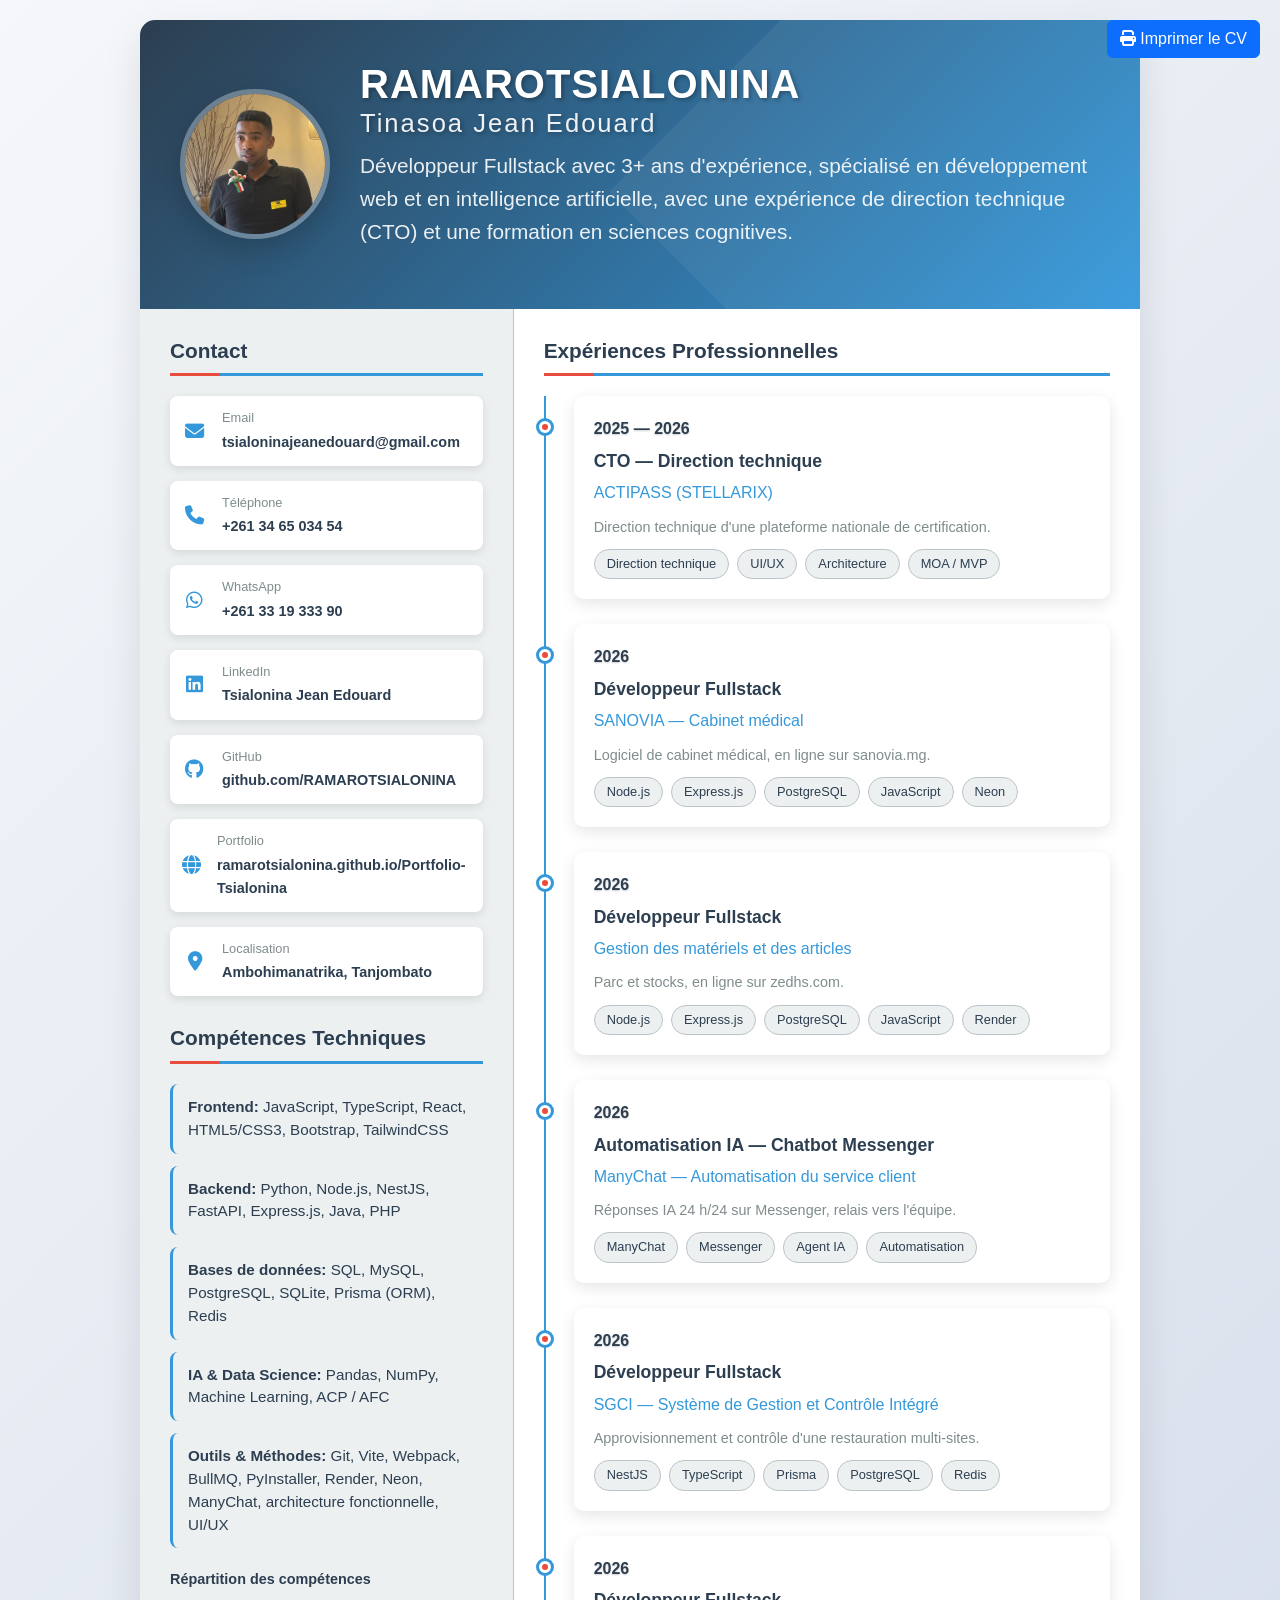
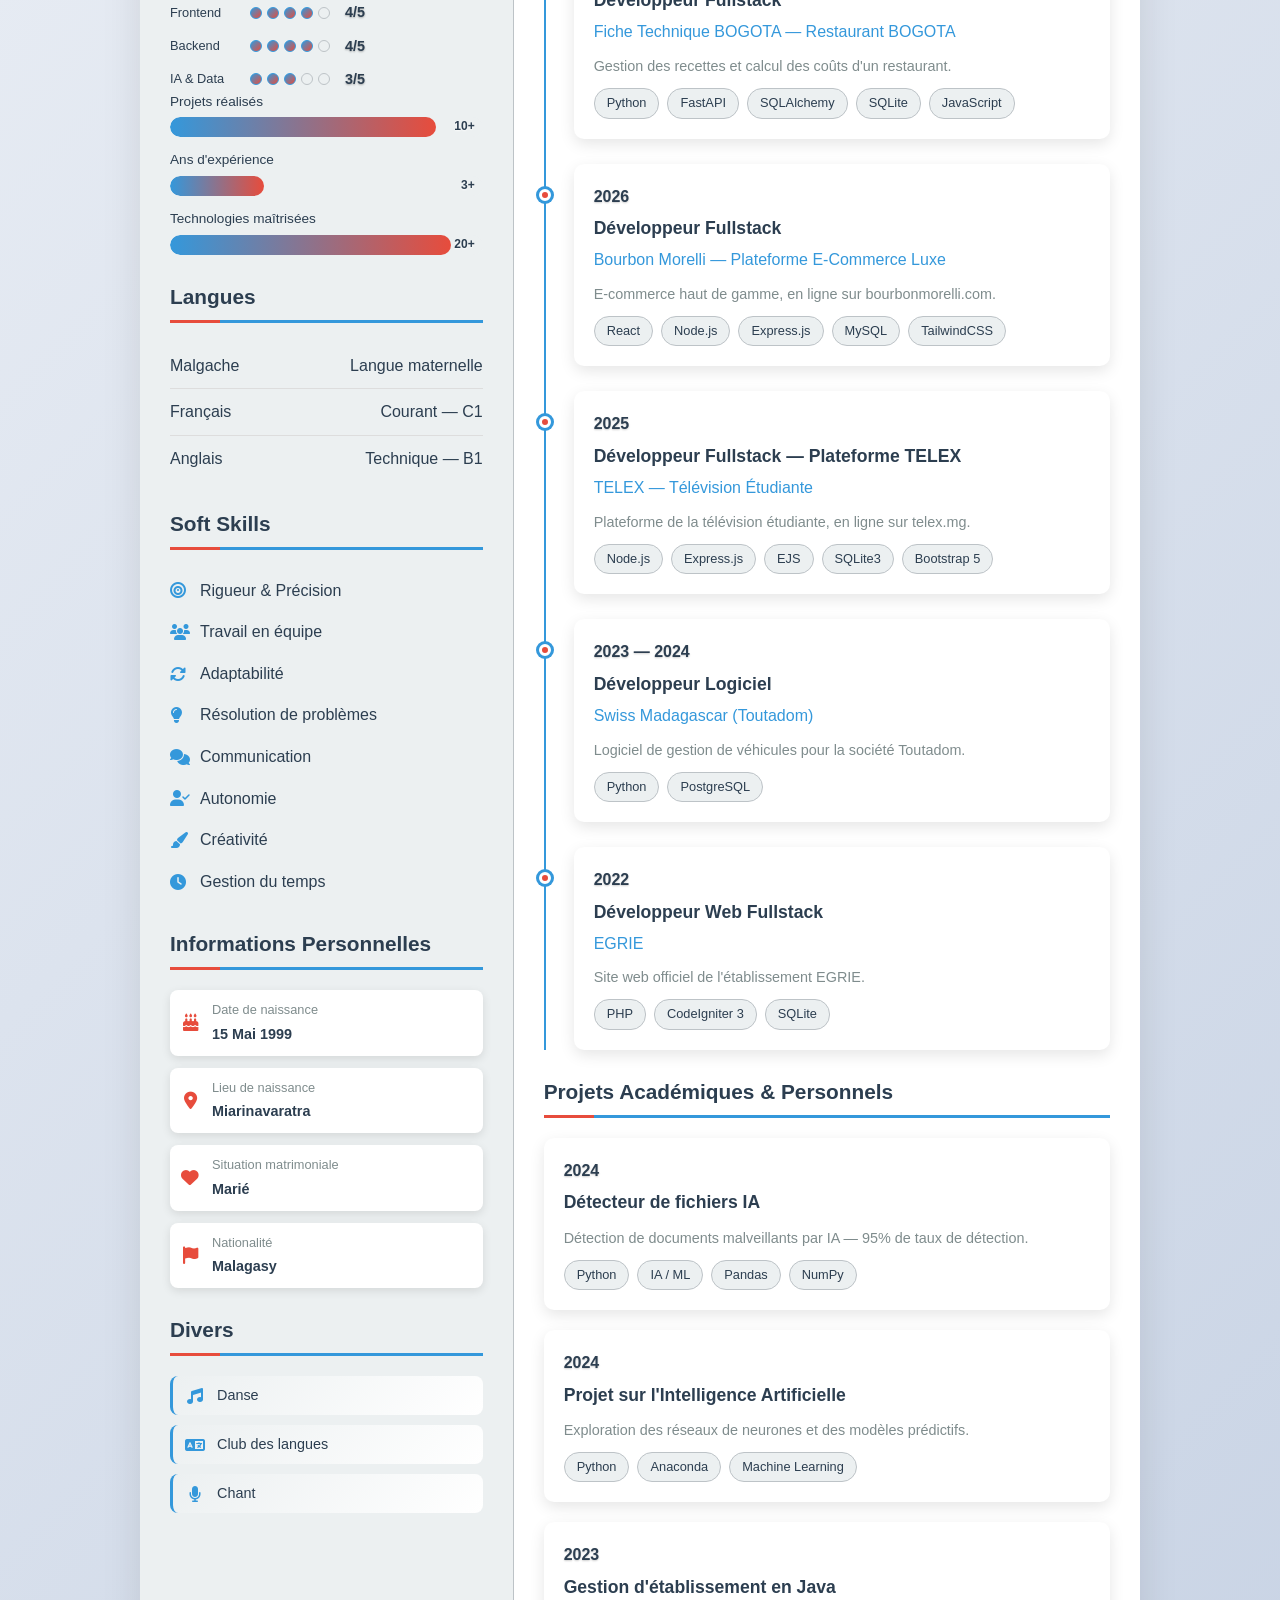
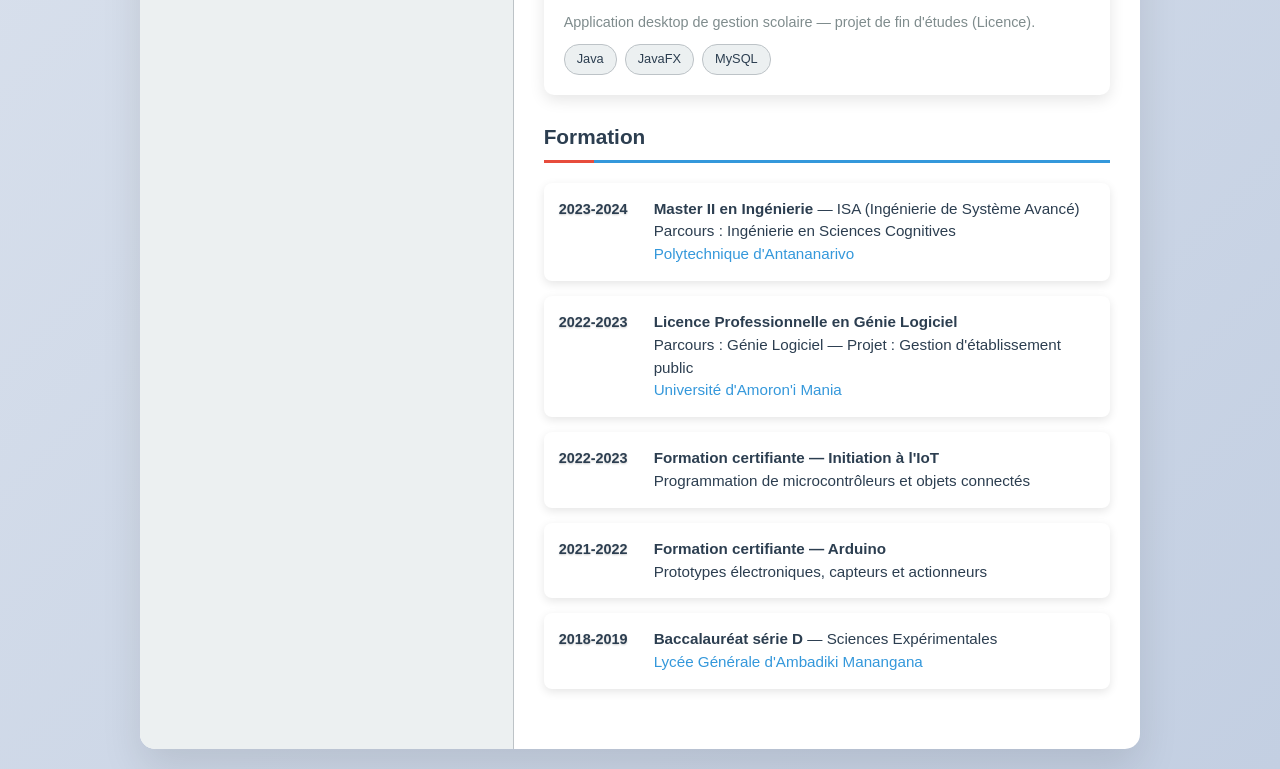
<file: CV_Professionnel.html>
<!DOCTYPE html>
<html lang="fr">
<head>
    <meta charset="UTF-8">
    <meta name="viewport" content="width=device-width, initial-scale=1.0">
    <title>CV - Tsialonina Jean Edouard</title>
    <link href="https://cdn.jsdelivr.net/npm/bootstrap@5.3.0/dist/css/bootstrap.min.css" rel="stylesheet">
    <link href="https://cdnjs.cloudflare.com/ajax/libs/font-awesome/6.4.0/css/all.min.css" rel="stylesheet">
    <style>
        :root {
            --primary-color: #2c3e50;
            --secondary-color: #3498db;
            --accent-color: #e74c3c;
            --text-dark: #2c3e50;
            --text-light: #7f8c8d;
            --bg-light: #ecf0f1;
            --bg-white: #ffffff;
            --border-color: #bdc3c7;
        }

        * {
            margin: 0;
            padding: 0;
            box-sizing: border-box;
        }

        body {
            font-family: 'Segoe UI', Tahoma, Geneva, Verdana, sans-serif;
            line-height: 1.6;
            color: var(--text-dark);
            background: linear-gradient(135deg, #f5f7fa 0%, #c3cfe2 100%);
            min-height: 100vh;
            padding: 20px 0;
        }

        .cv-container {
            max-width: 1000px;
            margin: 0 auto;
            background: var(--bg-white);
            box-shadow: 0 20px 40px rgba(0,0,0,0.1);
            border-radius: 15px;
            overflow: hidden;
        }

        .cv-header {
            background: linear-gradient(135deg, var(--primary-color) 0%, var(--secondary-color) 100%);
            color: white;
            padding: 40px;
            position: relative;
            overflow: hidden;
        }

        .cv-header::before {
            content: '';
            position: absolute;
            top: -50%;
            right: -10%;
            width: 50%;
            height: 200%;
            background: rgba(255,255,255,0.05);
            transform: rotate(45deg);
        }

        .profile-section {
            display: flex;
            align-items: center;
            gap: 30px;
            position: relative;
            z-index: 1;
        }

        .profile-img {
            width: 150px;
            height: 150px;
            border-radius: 50%;
            border: 5px solid rgba(255,255,255,0.3);
            object-fit: cover;
            box-shadow: 0 10px 30px rgba(0,0,0,0.2);
        }

        .profile-info h1 {
            font-size: 2.5rem;
            font-weight: 700;
            margin-bottom: 10px;
            text-shadow: 2px 2px 4px rgba(0,0,0,0.3);
        }

        .profile-title {
            font-size: 1.3rem;
            opacity: 0.9;
            margin-bottom: 20px;
            font-weight: 300;
        }

        .contact-info {
            display: flex;
            flex-wrap: wrap;
            gap: 20px;
            font-size: 0.9rem;
        }

        .contact-item {
            display: flex;
            align-items: center;
            gap: 8px;
            background: rgba(255,255,255,0.1);
            padding: 8px 15px;
            border-radius: 20px;
            transition: all 0.3s ease;
        }

        .contact-item:hover {
            background: rgba(255,255,255,0.2);
            transform: translateY(-2px);
        }

        .skill-category {
            margin-bottom: 25px;
        }

        .skill-category-title {
            font-size: 1rem;
            font-weight: 600;
            color: var(--secondary-color);
            margin-bottom: 15px;
            padding-bottom: 5px;
            border-bottom: 2px solid var(--bg-light);
        }

        .contact-sidebar {
            display: flex;
            flex-direction: column;
            gap: 15px;
        }

        .contact-sidebar-item {
            display: flex;
            align-items: center;
            gap: 15px;
            padding: 12px;
            background: white;
            border-radius: 8px;
            box-shadow: 0 3px 10px rgba(0,0,0,0.1);
            transition: all 0.3s ease;
        }

        .contact-sidebar-item:hover {
            transform: translateY(-2px);
            box-shadow: 0 5px 15px rgba(0,0,0,0.15);
        }

        .contact-sidebar-item i {
            color: var(--secondary-color);
            font-size: 1.2rem;
            width: 25px;
            text-align: center;
        }

        .contact-info-text {
            display: flex;
            flex-direction: column;
            gap: 2px;
        }

        .contact-label {
            font-size: 0.8rem;
            color: var(--text-light);
            font-weight: 500;
        }

        .contact-value {
            font-size: 0.9rem;
            color: var(--text-dark);
            font-weight: 600;
        }

        .skills-grid {
            display: grid;
            grid-template-columns: repeat(auto-fit, minmax(250px, 1fr));
            gap: 20px;
        }

        .skill-category-main {
            background: white;
            padding: 20px;
            border-radius: 10px;
            box-shadow: 0 5px 15px rgba(0,0,0,0.1);
            transition: all 0.3s ease;
        }

        .skill-category-main:hover {
            transform: translateY(-3px);
            box-shadow: 0 8px 25px rgba(0,0,0,0.15);
        }

        .skill-category-title-main {
            font-size: 1.1rem;
            font-weight: 600;
            color: var(--primary-color);
            margin-bottom: 15px;
            padding-bottom: 8px;
            border-bottom: 2px solid var(--secondary-color);
        }

        .skills-tags {
            display: flex;
            flex-wrap: wrap;
            gap: 8px;
        }

        .skill-tag-main {
            background: linear-gradient(135deg, var(--bg-light), var(--secondary-color));
            color: var(--text-dark);
            padding: 6px 12px;
            border-radius: 20px;
            font-size: 0.85rem;
            font-weight: 500;
            border: 1px solid var(--border-color);
            transition: all 0.3s ease;
        }

        .skill-tag-main:hover {
            transform: translateY(-2px);
            box-shadow: 0 3px 10px rgba(0,0,0,0.1);
        }

        .formation-timeline {
            display: flex;
            flex-direction: column;
            gap: 30px;
        }

        .formation-category {
            background: white;
            border-radius: 15px;
            padding: 25px;
            box-shadow: 0 8px 25px rgba(0,0,0,0.1);
            transition: all 0.3s ease;
        }

        .formation-category:hover {
            transform: translateY(-5px);
            box-shadow: 0 12px 35px rgba(0,0,0,0.15);
        }

        .formation-category-title {
            font-size: 1.3rem;
            font-weight: 700;
            color: var(--primary-color);
            margin-bottom: 20px;
            padding-bottom: 10px;
            border-bottom: 3px solid var(--secondary-color);
            display: flex;
            align-items: center;
            gap: 10px;
        }

        .formation-category-title::before {
            content: '';
            width: 8px;
            height: 8px;
            background: var(--accent-color);
            border-radius: 50%;
        }

        .diploma-item {
            background: linear-gradient(135deg, #f8f9fa 0%, #ffffff 100%);
            border-radius: 12px;
            padding: 20px;
            margin-bottom: 20px;
            border-left: 4px solid var(--secondary-color);
            transition: all 0.3s ease;
        }

        .diploma-item:hover {
            transform: translateX(5px);
            box-shadow: 0 5px 20px rgba(0,0,0,0.1);
        }

        .diploma-item:last-child {
            margin-bottom: 0;
        }

        .diploma-header {
            display: flex;
            align-items: flex-start;
            gap: 15px;
            margin-bottom: 15px;
        }

        .diploma-year-badge {
            background: linear-gradient(135deg, var(--secondary-color), var(--accent-color));
            color: white;
            padding: 8px 15px;
            border-radius: 20px;
            font-weight: 600;
            font-size: 0.9rem;
            min-width: 100px;
            text-align: center;
            box-shadow: 0 4px 15px rgba(52, 152, 219, 0.3);
        }

        .diploma-main-info {
            flex: 1;
        }

        .diploma-title {
            font-size: 1.2rem;
            font-weight: 700;
            color: var(--primary-color);
            margin-bottom: 5px;
        }

        .diploma-school {
            display: flex;
            align-items: center;
            gap: 8px;
            color: var(--secondary-color);
            font-weight: 500;
            font-size: 1rem;
        }

        .diploma-school i {
            color: var(--accent-color);
        }

        .diploma-content {
            padding-left: 115px;
        }

        .diploma-specialization {
            display: flex;
            flex-wrap: wrap;
            gap: 8px;
            margin-bottom: 10px;
        }

        .specialization-tag {
            background: var(--bg-light);
            color: var(--text-dark);
            padding: 5px 12px;
            border-radius: 15px;
            font-size: 0.85rem;
            font-weight: 500;
            border: 1px solid var(--border-color);
        }

        .diploma-project {
            display: flex;
            align-items: center;
            gap: 8px;
            color: var(--text-light);
            font-size: 0.9rem;
        }

        .diploma-project i {
            color: var(--secondary-color);
        }

        .certification-grid {
            display: grid;
            grid-template-columns: repeat(auto-fit, minmax(300px, 1fr));
            gap: 20px;
        }

        .certification-item {
            display: flex;
            align-items: flex-start;
            gap: 15px;
            background: linear-gradient(135deg, #f8f9fa 0%, #ffffff 100%);
            padding: 20px;
            border-radius: 12px;
            border-left: 4px solid var(--accent-color);
            transition: all 0.3s ease;
        }

        .certification-item:hover {
            transform: translateY(-3px);
            box-shadow: 0 8px 25px rgba(0,0,0,0.1);
        }

        .certification-icon {
            width: 50px;
            height: 50px;
            background: linear-gradient(135deg, var(--secondary-color), var(--accent-color));
            border-radius: 50%;
            display: flex;
            align-items: center;
            justify-content: center;
            color: white;
            font-size: 1.2rem;
            box-shadow: 0 4px 15px rgba(52, 152, 219, 0.3);
        }

        .certification-content {
            flex: 1;
        }

        .certification-title {
            font-size: 1.1rem;
            font-weight: 600;
            color: var(--primary-color);
            margin-bottom: 5px;
        }

        .certification-period {
            color: var(--accent-color);
            font-weight: 500;
            font-size: 0.9rem;
            margin-bottom: 8px;
        }

        .certification-description {
            color: var(--text-light);
            font-size: 0.9rem;
            line-height: 1.5;
        }

        .skills-simple {
            display: flex;
            flex-direction: column;
            gap: 12px;
        }

        .skill-group {
            background: var(--bg-light);
            padding: 12px 15px;
            border-radius: 8px;
            border-left: 3px solid var(--secondary-color);
            font-size: 0.95rem;
            line-height: 1.5;
        }

        .formation-simple {
            display: flex;
            flex-direction: column;
            gap: 15px;
        }

        .formation-item {
            display: flex;
            gap: 15px;
            padding: 15px;
            background: white;
            border-radius: 8px;
            box-shadow: 0 3px 10px rgba(0,0,0,0.1);
            transition: all 0.3s ease;
        }

        .formation-item:hover {
            transform: translateY(-2px);
            box-shadow: 0 5px 20px rgba(0,0,0,0.15);
        }

        .formation-year {
            min-width: 80px;
            font-weight: 700;
            color: #2c3e50;
            font-size: 0.9rem;
            text-shadow: 0 1px 2px rgba(0,0,0,0.2);
        }

        .formation-details {
            flex: 1;
            color: var(--text-dark);
            font-size: 0.95rem;
            line-height: 1.5;
        }

        /* Styles pour les graphiques */
        .stat-chart-container {
            text-align: center;
            margin-bottom: 25px;
        }

        .chart-title {
            font-size: 0.9rem;
            font-weight: 600;
            color: var(--text-dark);
            margin-bottom: 10px;
        }

        .circular-chart {
            position: relative;
            display: inline-block;
        }

        .chart-percentage {
            position: absolute;
            top: 50%;
            left: 50%;
            transform: translate(-50%, -50%);
            font-size: 1.2rem;
            font-weight: 700;
            color: #2c3e50;
            text-shadow: 0 1px 2px rgba(0,0,0,0.3);
        }

        .progress-ring {
            transform: rotate(-90deg);
        }

        .progress-ring-circle {
            transition: stroke-dashoffset 0.35s;
        }

        .stats-bars {
            display: flex;
            flex-direction: column;
            gap: 12px;
            margin-bottom: 25px;
        }

        .stat-bar-item {
            display: flex;
            flex-direction: column;
            gap: 5px;
        }

        .stat-bar-label {
            font-size: 0.85rem;
            color: var(--text-dark);
            font-weight: 500;
        }

        .stat-bar-container {
            position: relative;
            height: 20px;
            background: var(--bg-light);
            border-radius: 10px;
            overflow: hidden;
        }

        .stat-bar-fill {
            height: 100%;
            background: linear-gradient(90deg, var(--secondary-color), var(--accent-color));
            border-radius: 10px;
            transition: width 1s ease;
            position: relative;
        }

        .stat-bar-value {
            position: absolute;
            right: 8px;
            top: 50%;
            transform: translateY(-50%);
            color: #2c3e50;
            font-size: 0.75rem;
            font-weight: 700;
            text-shadow: 0 1px 2px rgba(255,255,255,0.8);
        }

        .dot-chart {
            margin-top: 20px;
        }

        .dot-chart-container {
            display: flex;
            flex-direction: column;
            gap: 10px;
        }

        .dot-row {
            display: flex;
            align-items: center;
            gap: 10px;
        }

        .dot-label {
            min-width: 70px;
            font-size: 0.8rem;
            color: var(--text-dark);
            font-weight: 500;
        }

        .dots {
            display: flex;
            gap: 5px;
        }

        .dot {
            width: 12px;
            height: 12px;
            border-radius: 50%;
            background: var(--bg-light);
            border: 1px solid var(--border-color);
        }

        .dot.filled {
            background: linear-gradient(135deg, var(--secondary-color), var(--accent-color));
            border-color: var(--secondary-color);
        }

        .dot-score {
            min-width: 30px;
            font-size: 0.9rem;
            font-weight: 700;
            color: #2c3e50;
            text-shadow: 0 1px 2px rgba(0,0,0,0.3);
            text-align: center;
        }

        .personal-info {
            display: flex;
            flex-direction: column;
            gap: 12px;
        }

        .personal-info-item {
            display: flex;
            align-items: center;
            gap: 12px;
            padding: 10px;
            background: white;
            border-radius: 8px;
            box-shadow: 0 3px 10px rgba(0,0,0,0.1);
            transition: all 0.3s ease;
        }

        .personal-info-item:hover {
            transform: translateY(-2px);
            box-shadow: 0 5px 15px rgba(0,0,0,0.15);
        }

        .personal-info-item i {
            color: var(--accent-color);
            font-size: 1.1rem;
            width: 20px;
            text-align: center;
        }

        .personal-info-text {
            display: flex;
            flex-direction: column;
            gap: 2px;
        }

        .personal-label {
            font-size: 0.8rem;
            color: var(--text-light);
            font-weight: 500;
        }

        .personal-value {
            font-size: 0.9rem;
            color: var(--text-dark);
            font-weight: 600;
        }

        .divers-info {
            display: flex;
            flex-direction: column;
            gap: 10px;
        }

        .divers-item {
            display: flex;
            align-items: center;
            gap: 12px;
            padding: 8px 12px;
            background: linear-gradient(135deg, var(--bg-light), white);
            border-radius: 8px;
            border-left: 3px solid var(--secondary-color);
            transition: all 0.3s ease;
        }

        .divers-item:hover {
            transform: translateX(3px);
            box-shadow: 0 3px 10px rgba(0,0,0,0.1);
        }

        .divers-item i {
            color: var(--secondary-color);
            font-size: 1rem;
            width: 20px;
            text-align: center;
        }

        .divers-item span {
            color: var(--text-dark);
            font-weight: 500;
            font-size: 0.9rem;
        }

        .cv-body {
            display: grid;
            grid-template-columns: 1fr 2fr;
            gap: 0;
        }

        .sidebar {
            background: var(--bg-light);
            padding: 30px;
            border-right: 1px solid var(--border-color);
        }

        .main-content {
            padding: 30px;
        }

        .section {
            margin-bottom: 30px;
        }

        .section-title {
            font-size: 1.3rem;
            font-weight: 700;
            color: var(--primary-color);
            margin-bottom: 20px;
            padding-bottom: 10px;
            border-bottom: 3px solid var(--secondary-color);
            position: relative;
        }

        .section-title::after {
            content: '';
            position: absolute;
            bottom: -3px;
            left: 0;
            width: 50px;
            height: 3px;
            background: var(--accent-color);
        }

        .skill-item {
            margin-bottom: 15px;
        }

        .skill-header {
            display: flex;
            justify-content: space-between;
            margin-bottom: 5px;
            font-weight: 600;
        }

        .skill-bar {
            height: 8px;
            background: #ddd;
            border-radius: 4px;
            overflow: hidden;
        }

        .skill-progress {
            height: 100%;
            background: linear-gradient(90deg, var(--secondary-color), var(--accent-color));
            border-radius: 4px;
            transition: width 1s ease;
        }

        .language-item {
            display: flex;
            justify-content: space-between;
            align-items: center;
            padding: 10px 0;
            border-bottom: 1px solid #ddd;
        }

        .language-item:last-child {
            border-bottom: none;
        }

        .soft-skill-item {
            display: flex;
            align-items: center;
            gap: 10px;
            padding: 8px 0;
        }

        .soft-skill-item i {
            color: var(--secondary-color);
            width: 20px;
        }

        .timeline {
            position: relative;
            padding-left: 30px;
        }

        .timeline::before {
            content: '';
            position: absolute;
            left: 0;
            top: 0;
            bottom: 0;
            width: 2px;
            background: var(--secondary-color);
        }

        .timeline-item {
            position: relative;
            margin-bottom: 25px;
            background: white;
            padding: 20px;
            border-radius: 10px;
            box-shadow: 0 5px 15px rgba(0,0,0,0.1);
            transition: all 0.3s ease;
        }

        .timeline-item:hover {
            transform: translateY(-3px);
            box-shadow: 0 8px 25px rgba(0,0,0,0.15);
        }

        .timeline-item::before {
            content: '';
            position: absolute;
            left: -35px;
            top: 25px;
            width: 12px;
            height: 12px;
            border-radius: 50%;
            background: var(--accent-color);
            border: 3px solid white;
            box-shadow: 0 0 0 3px var(--secondary-color);
        }

        .timeline-date {
            font-weight: 700;
            color: #2c3e50;
            margin-bottom: 5px;
            text-shadow: 0 1px 2px rgba(0,0,0,0.2);
        }

        .timeline-title {
            font-size: 1.1rem;
            font-weight: 600;
            color: var(--primary-color);
            margin-bottom: 5px;
        }

        .timeline-company {
            color: var(--secondary-color);
            font-weight: 500;
            margin-bottom: 10px;
        }

        .timeline-description {
            color: var(--text-light);
            font-size: 0.9rem;
            margin-bottom: 10px;
        }

        .tech-tags {
            display: flex;
            flex-wrap: wrap;
            gap: 8px;
            margin-top: 10px;
        }

        .tech-tag {
            background: var(--bg-light);
            color: var(--primary-color);
            padding: 4px 12px;
            border-radius: 15px;
            font-size: 0.8rem;
            font-weight: 500;
            border: 1px solid var(--border-color);
        }

        .project-item {
            background: white;
            padding: 20px;
            border-radius: 10px;
            box-shadow: 0 5px 15px rgba(0,0,0,0.1);
            margin-bottom: 20px;
            transition: all 0.3s ease;
        }

        .project-item:hover {
            transform: translateY(-3px);
            box-shadow: 0 8px 25px rgba(0,0,0,0.15);
        }

        .project-year {
            color: #2c3e50;
            font-weight: 700;
            margin-bottom: 5px;
            text-shadow: 0 1px 2px rgba(0,0,0,0.2);
        }

        .project-title {
            font-size: 1.1rem;
            font-weight: 600;
            color: var(--primary-color);
            margin-bottom: 10px;
        }

        .project-description {
            color: var(--text-light);
            font-size: 0.9rem;
            margin-bottom: 10px;
        }

        .diploma-item {
            background: white;
            padding: 20px;
            border-radius: 10px;
            box-shadow: 0 5px 15px rgba(0,0,0,0.1);
            margin-bottom: 20px;
            transition: all 0.3s ease;
        }

        .diploma-item:hover {
            transform: translateY(-3px);
            box-shadow: 0 8px 25px rgba(0,0,0,0.15);
        }

        .diploma-year {
            color: var(--accent-color);
            font-weight: 700;
            margin-bottom: 5px;
        }

        .diploma-title {
            font-size: 1.1rem;
            font-weight: 600;
            color: var(--primary-color);
            margin-bottom: 5px;
        }

        .diploma-school {
            color: var(--secondary-color);
            font-weight: 500;
            margin-bottom: 10px;
        }

        .diploma-details {
            font-size: 0.9rem;
            color: var(--text-light);
        }

        .stats-grid {
            display: grid;
            grid-template-columns: 1fr 1fr;
            gap: 15px;
            margin-top: 20px;
        }

        .stat-item {
            background: white;
            padding: 15px;
            border-radius: 10px;
            text-align: center;
            box-shadow: 0 5px 15px rgba(0,0,0,0.1);
            transition: all 0.3s ease;
        }

        .stat-item:hover {
            transform: translateY(-3px);
            box-shadow: 0 8px 25px rgba(0,0,0,0.15);
        }

        .stat-value {
            font-size: 1.5rem;
            font-weight: 700;
            color: var(--accent-color);
        }

        .stat-label {
            font-size: 0.8rem;
            color: var(--text-light);
            margin-top: 5px;
        }

        @media (max-width: 768px) {
            .cv-body {
                grid-template-columns: 1fr;
            }
            
            .sidebar {
                border-right: none;
                border-bottom: 1px solid var(--border-color);
            }
            
            .profile-section {
                flex-direction: column;
                text-align: center;
            }
            
            .contact-info {
                justify-content: center;
                flex-direction: column;
                align-items: center;
                gap: 10px;
            }
            
            .profile-info h1 {
                font-size: 2rem;
            }
            
            .profile-title {
                font-size: 1.1rem;
            }
            
            .skill-category-title {
                font-size: 0.9rem;
            }
            
            .stats-grid {
                grid-template-columns: 1fr;
            }
        }

        @media (max-width: 480px) {
            .cv-header {
                padding: 20px;
            }
            
            .profile-img {
                width: 120px;
                height: 120px;
            }
            
            .sidebar {
                padding: 20px;
            }
            
            .main-content {
                padding: 20px;
            }
            
            .timeline-item {
                padding: 15px;
            }
            
            .project-item {
                padding: 15px;
            }
            
            .diploma-item {
                padding: 15px;
            }
        }

        @media print {
            @page { size: A4 portrait; margin: 1cm 1.5cm; }

            /* ── Masqués à l'impression ── */
            .no-print,
            .print-btn { display: none !important; }

            /* ── Reset body ── */
            body {
                background: white;
                padding: 0;
                font-size: 8.5pt;
                color: #1a1a1a;
            }

            /* ── Conteneur principal ── */
            .cv-container {
                box-shadow: none;
                border-radius: 0;
                max-width: 100%;
            }

            /* ── Header compressé ── */
            .cv-header {
                padding: 14px 18px;
                background: linear-gradient(135deg, #2c3e50 0%, #3498db 100%) !important;
                -webkit-print-color-adjust: exact;
                print-color-adjust: exact;
            }
            .profile-img  { width: 75px; height: 75px; }
            .profile-info h1   { font-size: 14pt; margin-bottom: 4px; }
            .profile-title     { font-size: 8.5pt; }
            .profile-section   { gap: 16px; }

            /* ── Layout 2 colonnes ── */
            .cv-body { grid-template-columns: 1fr 2.2fr; }
            .sidebar      { padding: 12px 14px; background: #f5f7fa !important; -webkit-print-color-adjust: exact; print-color-adjust: exact; }
            .main-content { padding: 12px 16px; }

            /* ── Sections ── */
            .section { margin-bottom: 10px; }
            .section-title {
                font-size: 9pt;
                margin-bottom: 6px;
                padding-bottom: 4px;
            }
            .section-title::after { width: 30px; }

            /* ── Contact sidebar ── */
            .contact-sidebar     { gap: 5px; }
            .contact-sidebar-item {
                padding: 4px 6px;
                box-shadow: none;
                border-radius: 4px;
                gap: 8px;
            }
            .contact-label { font-size: 6.5pt; }
            .contact-value { font-size: 8pt; }
            .contact-sidebar-item i { font-size: 0.85rem; }

            /* ── Langues ── */
            .language-item { padding: 4px 0; font-size: 8pt; }

            /* ── Soft Skills ── */
            .soft-skill-item { padding: 2px 0; font-size: 8pt; gap: 7px; }
            .soft-skill-item i { font-size: 0.8rem; }

            /* ── Infos personnelles ── */
            .personal-info      { gap: 5px; }
            .personal-info-item { padding: 4px 6px; box-shadow: none; gap: 8px; }
            .personal-label     { font-size: 6.5pt; }
            .personal-value     { font-size: 8pt; }

            /* ── Divers ── */
            .divers-info   { gap: 4px; }
            .divers-item   { padding: 3px 7px; }
            .divers-item span  { font-size: 8pt; }
            .divers-item i     { font-size: 0.8rem; }

            /* ── Timeline expériences ── */
            .timeline { padding-left: 18px; }
            .timeline-item {
                padding: 8px 10px;
                margin-bottom: 7px;
                box-shadow: none;
                border-radius: 6px;
                page-break-inside: avoid;
            }
            .timeline-item::before { left: -23px; top: 14px; width: 9px; height: 9px; }
            .timeline-date        { font-size: 7.5pt; margin-bottom: 2px; }
            .timeline-title       { font-size: 9.5pt; margin-bottom: 2px; }
            .timeline-company     { font-size: 8pt;   margin-bottom: 4px; }
            .timeline-description { font-size: 8pt;   margin-bottom: 4px; }

            /* ── Compétences ── */
            .skills-simple { gap: 5px; }
            .skill-group   { padding: 5px 10px; font-size: 8pt; border-radius: 4px; }

            /* ── Projets ── */
            .project-item {
                padding: 7px 10px;
                margin-bottom: 7px;
                box-shadow: none;
                border-radius: 6px;
                page-break-inside: avoid;
            }
            .project-year        { font-size: 7.5pt; margin-bottom: 2px; }
            .project-title       { font-size: 9.5pt; margin-bottom: 4px; }
            .project-description { font-size: 8pt;   margin-bottom: 4px; }

            /* ── Formation ── */
            .formation-simple { gap: 6px; }
            .formation-item {
                padding: 6px 10px;
                box-shadow: none;
                border-radius: 4px;
                page-break-inside: avoid;
            }
            .formation-year    { font-size: 7.5pt; min-width: 58px; }
            .formation-details { font-size: 8pt; line-height: 1.4; }

            /* ── Tags techniques ── */
            .tech-tags { gap: 4px; margin-top: 4px; }
            .tech-tag  { font-size: 7pt; padding: 2px 6px; border-radius: 10px; }

            /* ── Suppression hover/transform ── */
            .timeline-item:hover,
            .project-item:hover,
            .formation-item:hover,
            .contact-sidebar-item:hover,
            .personal-info-item:hover,
            .divers-item:hover {
                transform: none !important;
                box-shadow: none !important;
            }

            /* ── Contrôle des sauts de page ──
               Les sections longues (expériences, projets) doivent pouvoir se
               répartir sur plusieurs pages ; seuls les items restent insécables
               (règles .timeline-item / .project-item / .formation-item). */
            .section { page-break-inside: auto; margin-bottom: 7px; }
            .section-title { page-break-after: avoid; }

            /* Densité : éviter une dernière page presque vide */
            .timeline-item   { margin-bottom: 7px !important; }
            .project-item    { margin-bottom: 6px !important; }
            .formation-item  { margin-bottom: 5px !important; }
            /* Compétences techniques dans la colonne étroite : compactes */
            .skills-simple   { gap: 3px !important; }
            .skill-group     { padding: 3px 8px !important; font-size: 7.5pt !important; line-height: 1.35; }
            .sidebar .section { margin-bottom: 5px; }
            .chart-title     { margin-bottom: 4px !important; }

            /* ── Correctifs impression ──────────────────────────────
               La largeur A4 (~680px utiles) déclenche les media queries
               mobiles : on rétablit ici la mise en page bureau. */
            .profile-section {
                flex-direction: row;
                text-align: left;
                align-items: center;
            }
            .cv-header    { height: auto; }
            .cv-container { overflow: visible; }

            /* Mise en page 2 colonnes identique à l'écran (sidebar à gauche,
               contenu à droite). Le CSS grid ne se fragmente pas entre les
               pages : on utilise une table, qui elle se pagine correctement. */
            .cv-body {
                display: table;
                width: 100%;
                table-layout: fixed;
                overflow: visible;
            }
            .sidebar {
                display: table-cell;
                width: 34%;
                vertical-align: top;
                overflow: visible;
                break-inside: auto;
                page-break-inside: auto;
            }
            .main-content {
                display: table-cell;
                width: 66%;
                vertical-align: top;
                overflow: visible;
                break-inside: auto;
                page-break-inside: auto;
            }

            .contact-sidebar-item,
            .personal-info-item,
            .divers-item,
            .language-item,
            .soft-skill-item,
            .stat-bar-item { break-inside: avoid; page-break-inside: avoid; }

            /* ── Finitions impression ─────────────────────────────────
               Le text-shadow est rendu dans le PDF comme un second calque
               de texte : rendu moins net et texte dupliqué au copier-coller
               (problématique pour les logiciels de lecture de CV / ATS). */
            h1, h2, h3,
            .profile-info h1, .profile-title,
            .section-title, .timeline-date, .timeline-title,
            .project-title, .chart-percentage, .chart-title,
            .stat-bar-value, .dot-score, .formation-item strong,
            .formation-year, .project-year {
                text-shadow: none !important;
            }

            /* Valeurs longues (email, URL) : autoriser la coupure au lieu
               de déborder de la colonne étroite. */
            .contact-info-text { min-width: 0; flex: 1 1 auto; }
            .contact-value {
                font-size: 7pt;
                line-height: 1.3;
                overflow-wrap: break-word;   /* coupe aux tirets et slashs */
            }
            .contact-sidebar-item { align-items: flex-start; }
            .contact-sidebar-item i { margin-top: 1px; }

            /* Respiration entre les blocs de la colonne de gauche */
            .dot-chart  { margin-top: 10px; }
            .stats-bars { margin-top: 10px; margin-bottom: 0 !important; }

            /* Valeur des barres : pastille blanche pour rester lisible aussi
               bien sur la partie colorée que sur la piste claire. */
            .stat-bar-value {
                background: #ffffff;
                color: #2c3e50;
                padding: 0 4px;
                border-radius: 6px;
                font-size: 7pt;
                line-height: 1.5;
            }

            /* Rendu net des aplats de couleur */
            .sidebar, .cv-header, .tech-tag, .skill-group,
            .stat-bar-fill, .dot.filled {
                -webkit-print-color-adjust: exact;
                print-color-adjust: exact;
            }

            /* ── Taille de police agrandie (lisibilité) ────────────────
               Placé en fin de bloc pour primer sur les règles ci-dessus. */
            body                  { font-size: 9.5pt; }
            .profile-info h1      { font-size: 16pt; }
            .profile-title        { font-size: 9.5pt; }
            .section-title        { font-size: 10.5pt; }

            .contact-label        { font-size: 7pt; }
            /* Reste plus petit que le corps : les valeurs longues (email, URL)
               doivent tenir sur une seule ligne dans la colonne étroite. */
            .contact-value        { font-size: 7.5pt; }
            .language-item        { font-size: 9pt; }
            .soft-skill-item      { font-size: 9pt; }
            .personal-label       { font-size: 7.5pt; }
            .personal-value       { font-size: 9pt; }
            .divers-item span     { font-size: 9pt; }

            .timeline-date        { font-size: 8.5pt; }
            .timeline-title       { font-size: 11pt; }
            .timeline-company     { font-size: 9pt; }
            .timeline-description { font-size: 9pt; }

            .skill-group          { font-size: 8.5pt !important; }
            .project-year         { font-size: 8.5pt; }
            .project-title        { font-size: 11pt; }
            .project-description  { font-size: 9pt; }
            .formation-year       { font-size: 8.5pt; }
            .formation-details    { font-size: 9pt; }
            .tech-tag             { font-size: 8pt; padding: 2px 7px; }

            .chart-title          { font-size: 9.5pt; }
            .dot-label            { font-size: 9pt; }
            .dot-score            { font-size: 9pt; }
            .stat-bar-label       { font-size: 9pt; }
            .stat-bar-value       { font-size: 8pt; }

            /* ── Espacements resserrés ────────────────────────────────
               Compense l'agrandissement de la police pour conserver un
               CV de 2 pages sans reduire la lisibilite du texte. */
            .contact-sidebar      { gap: 3px; }
            .contact-sidebar-item { padding: 3px 6px; }
            .language-item        { padding: 2px 0; }
            .soft-skill-item      { padding: 1px 0; }
            .personal-info-item   { padding: 3px 6px; }
            .divers-item          { padding: 2px 6px; }
            /* Respiration avant le titre de la section suivante */
            .sidebar .section     { margin-bottom: 11px; }
            .section              { margin-bottom: 8px; }
            .sidebar .section-title { margin-bottom: 5px; }

            /* Indentation suspendue : les lignes repliees s'alignent sous la
               liste et non sous le libelle, qui reste ainsi bien detache. */
            .skill-group {
                padding: 4px 8px 4px 18px !important;
                text-indent: 0 !important;
            }
            /* Libelle sur sa propre ligne, technologies indentees dessous */
            .skill-group strong {
                display: block;
                margin-left: -10px;
                margin-bottom: 1px;
            }
            .timeline-item        { margin-bottom: 5px !important; }
            .project-item         { margin-bottom: 5px !important; }
            .formation-item       { margin-bottom: 2px !important; }
            .formation-details    { line-height: 1.3; }
            .tech-tags            { margin-top: 3px; }
            .formation-simple     { gap: 4px; }
            /* Rien apres la derniere section : sinon un residu deborde sur une page blanche. */
            .main-content         { padding-bottom: 4px; }
            .main-content .section:last-child { margin-bottom: 0; }
            .formation-item       { padding: 5px 10px; }
            /* Projets : l'annee passe sur la ligne du titre (une ligne
               gagnee par projet) pour tenir sur 2 pages. */
            .project-item         { padding: 5px 10px; }
            .project-year         { display: inline-block; margin: 0 8px 0 0; }
            .project-title        { display: inline; }
            .project-description  { margin-top: 3px; }
            /* Chronologie : la date passe a droite, sur la ligne du titre
               (une ligne gagnee par experience, 10 experiences). */
            .timeline-date        { float: right; margin: 3px 0 0 10px; }
            .timeline-item::before { top: 16px; }
            .dot-chart            { margin-top: 8px; }
            .stats-bars           { margin-top: 8px; gap: 7px; }

            /* En-tete legerement compacte : tout le document remonte d'autant */
            .cv-header    { padding: 10px 18px; }
            .profile-img  { width: 66px; height: 66px; border-width: 3px; }
            .profile-section { gap: 14px; }
        }
    </style>
</head>
<body>
    <div class="cv-container">
        <!-- Header -->
        <header class="cv-header">
            <div class="profile-section">
                <img src="photo_profil.jpg" alt="Photo de profil" class="profile-img">
                <div class="profile-info">
                    <h1>
                        <span style="display:block;font-size:2.5rem;font-weight:800;letter-spacing:1px">RAMAROTSIALONINA</span>
                        <span style="display:block;font-size:1.6rem;font-weight:400;letter-spacing:2px;opacity:0.92">Tinasoa Jean Edouard</span>
                    </h1>
                    <div class="profile-title">Développeur Fullstack avec 3+ ans d'expérience, spécialisé en développement web et en intelligence artificielle, avec une expérience de direction technique (CTO) et une formation en sciences cognitives.</div>
                </div>
            </div>
        </header>

        
        <!-- Body -->
        <div class="cv-body">
            <!-- Sidebar -->
            <aside class="sidebar">
                <!-- Contact -->
                <section class="section">
                    <h3 class="section-title">Contact</h3>
                    <div class="contact-sidebar">
                        <div class="contact-sidebar-item">
                            <i class="fas fa-envelope"></i>
                            <div class="contact-info-text">
                                <span class="contact-label">Email</span>
                                <span class="contact-value">tsialoninajeanedouard@gmail.com</span>
                            </div>
                        </div>
                        <div class="contact-sidebar-item">
                            <i class="fas fa-phone"></i>
                            <div class="contact-info-text">
                                <span class="contact-label">Téléphone</span>
                                <span class="contact-value">+261 34 65 034 54</span>
                            </div>
                        </div>
                        <div class="contact-sidebar-item">
                            <i class="fab fa-whatsapp"></i>
                            <div class="contact-info-text">
                                <span class="contact-label">WhatsApp</span>
                                <span class="contact-value">+261 33 19 333 90</span>
                            </div>
                        </div>
                        <a class="contact-sidebar-item" href="https://www.linkedin.com/in/TsialoninaJeanEdouard" target="_blank" rel="noopener noreferrer" style="text-decoration:none;color:inherit">
                            <i class="fab fa-linkedin"></i>
                            <div class="contact-info-text">
                                <span class="contact-label">LinkedIn</span>
                                <span class="contact-value">Tsialonina Jean Edouard</span>
                            </div>
                        </a>
                        <a class="contact-sidebar-item" href="https://github.com/RAMAROTSIALONINA" target="_blank" rel="noopener noreferrer" style="text-decoration:none;color:inherit">
                            <i class="fab fa-github"></i>
                            <div class="contact-info-text">
                                <span class="contact-label">GitHub</span>
                                <span class="contact-value">github.com/RAMAROTSIALONINA</span>
                            </div>
                        </a>
                        <a class="contact-sidebar-item" href="https://ramarotsialonina.github.io/Portfolio-Tsialonina/" target="_blank" rel="noopener noreferrer" style="text-decoration:none;color:inherit">
                            <i class="fas fa-globe"></i>
                            <div class="contact-info-text">
                                <span class="contact-label">Portfolio</span>
                                <span class="contact-value">ramarotsialonina.github.io/Portfolio-Tsialonina</span>
                            </div>
                        </a>
                        <div class="contact-sidebar-item">
                            <i class="fas fa-map-marker-alt"></i>
                            <div class="contact-info-text">
                                <span class="contact-label">Localisation</span>
                                <span class="contact-value">Ambohimanatrika, Tanjombato</span>
                            </div>
                        </div>
                    </div>
                </section>

                <!-- Compétences Techniques -->
                <section class="section">
                    <h3 class="section-title">Compétences Techniques</h3>

                    <div class="skills-simple">
                        <div class="skill-group">
                            <strong>Frontend:</strong> JavaScript, TypeScript, React, HTML5/CSS3, Bootstrap, TailwindCSS
                        </div>
                        <div class="skill-group">
                            <strong>Backend:</strong> Python, Node.js, NestJS, FastAPI, Express.js, Java, PHP
                        </div>
                        <div class="skill-group">
                            <strong>Bases de données:</strong> SQL, MySQL, PostgreSQL, SQLite, Prisma (ORM), Redis
                        </div>
                        <div class="skill-group">
                            <strong>IA &amp; Data Science:</strong> Pandas, NumPy, Machine Learning, ACP / AFC
                        </div>
                        <div class="skill-group">
                            <strong>Outils &amp; Méthodes:</strong> Git, Vite, Webpack, BullMQ, PyInstaller, Render, Neon, ManyChat, architecture fonctionnelle, UI/UX
                        </div>
                    </div>

                    <!-- Graphique à points - Répartition des compétences -->
                    <div class="dot-chart">
                        <div class="chart-title">Répartition des compétences</div>
                        <div class="dot-chart-container">
                            <div class="dot-row">
                                <div class="dot-label">Frontend</div>
                                <div class="dots">
                                    <div class="dot filled"></div>
                                    <div class="dot filled"></div>
                                    <div class="dot filled"></div>
                                    <div class="dot filled"></div>
                                    <div class="dot"></div>
                                </div>
                                <div class="dot-score">4/5</div>
                            </div>
                            <div class="dot-row">
                                <div class="dot-label">Backend</div>
                                <div class="dots">
                                    <div class="dot filled"></div>
                                    <div class="dot filled"></div>
                                    <div class="dot filled"></div>
                                    <div class="dot filled"></div>
                                    <div class="dot"></div>
                                </div>
                                <div class="dot-score">4/5</div>
                            </div>
                            <div class="dot-row">
                                <div class="dot-label">IA &amp; Data</div>
                                <div class="dots">
                                    <div class="dot filled"></div>
                                    <div class="dot filled"></div>
                                    <div class="dot filled"></div>
                                    <div class="dot"></div>
                                    <div class="dot"></div>
                                </div>
                                <div class="dot-score">3/5</div>
                            </div>
                        </div>
                    </div>

                    <!-- Barres de progression -->
                    <div class="stats-bars">
                        <div class="stat-bar-item">
                            <div class="stat-bar-label">Projets réalisés</div>
                            <div class="stat-bar-container">
                                <div class="stat-bar-fill" style="width: 85%"></div>
                                <div class="stat-bar-value">10+</div>
                            </div>
                        </div>

                        <div class="stat-bar-item">
                            <div class="stat-bar-label">Ans d'expérience</div>
                            <div class="stat-bar-container">
                                <div class="stat-bar-fill" style="width: 30%"></div>
                                <div class="stat-bar-value">3+</div>
                            </div>
                        </div>

                        <div class="stat-bar-item">
                            <div class="stat-bar-label">Technologies maîtrisées</div>
                            <div class="stat-bar-container">
                                <div class="stat-bar-fill" style="width: 90%"></div>
                                <div class="stat-bar-value">20+</div>
                            </div>
                        </div>
                    </div>
                </section>

                <!-- Langues -->
                <section class="section">
                    <h3 class="section-title">Langues</h3>
                    <div class="language-item">
                        <span>Malgache</span>
                        <span>Langue maternelle</span>
                    </div>
                    <div class="language-item">
                        <span>Français</span>
                        <span>Courant — C1</span>
                    </div>
                    <div class="language-item">
                        <span>Anglais</span>
                        <span>Technique — B1</span>
                    </div>
                </section>

                <!-- Soft Skills -->
                <section class="section">
                    <h3 class="section-title">Soft Skills</h3>
                    <div class="soft-skill-item">
                        <i class="fas fa-bullseye"></i>
                        <span>Rigueur & Précision</span>
                    </div>
                    <div class="soft-skill-item">
                        <i class="fas fa-users"></i>
                        <span>Travail en équipe</span>
                    </div>
                    <div class="soft-skill-item">
                        <i class="fas fa-sync-alt"></i>
                        <span>Adaptabilité</span>
                    </div>
                    <div class="soft-skill-item">
                        <i class="fas fa-lightbulb"></i>
                        <span>Résolution de problèmes</span>
                    </div>
                    <div class="soft-skill-item">
                        <i class="fas fa-comments"></i>
                        <span>Communication</span>
                    </div>
                    <div class="soft-skill-item">
                        <i class="fas fa-user-check"></i>
                        <span>Autonomie</span>
                    </div>
                    <div class="soft-skill-item">
                        <i class="fas fa-paint-brush"></i>
                        <span>Créativité</span>
                    </div>
                    <div class="soft-skill-item">
                        <i class="fas fa-clock"></i>
                        <span>Gestion du temps</span>
                    </div>
                </section>

                <!-- Informations Personnelles -->
                <section class="section">
                    <h3 class="section-title">Informations Personnelles</h3>
                    <div class="personal-info">
                        <div class="personal-info-item">
                            <i class="fas fa-birthday-cake"></i>
                            <div class="personal-info-text">
                                <span class="personal-label">Date de naissance</span>
                                <span class="personal-value">15 Mai 1999</span>
                            </div>
                        </div>
                        <div class="personal-info-item">
                            <i class="fas fa-map-marker-alt"></i>
                            <div class="personal-info-text">
                                <span class="personal-label">Lieu de naissance</span>
                                <span class="personal-value">Miarinavaratra</span>
                            </div>
                        </div>
                        <div class="personal-info-item">
                            <i class="fas fa-heart"></i>
                            <div class="personal-info-text">
                                <span class="personal-label">Situation matrimoniale</span>
                                <span class="personal-value">Marié</span>
                            </div>
                        </div>
                        <div class="personal-info-item">
                            <i class="fas fa-flag"></i>
                            <div class="personal-info-text">
                                <span class="personal-label">Nationalité</span>
                                <span class="personal-value">Malagasy</span>
                            </div>
                        </div>
                    </div>
                </section>

                <!-- Divers -->
                <section class="section">
                    <h3 class="section-title">Divers</h3>
                    <div class="divers-info">
                        <div class="divers-item">
                            <i class="fas fa-music"></i>
                            <span>Danse</span>
                        </div>
                        <div class="divers-item">
                            <i class="fas fa-language"></i>
                            <span>Club des langues</span>
                        </div>
                        <div class="divers-item">
                            <i class="fas fa-microphone"></i>
                            <span>Chant</span>
                        </div>
                    </div>
                </section>

            </aside>

            <!-- Main Content -->
            <main class="main-content">

                <!-- Expériences Professionnelles -->
                <section class="section">
                    <h3 class="section-title">Expériences Professionnelles</h3>
                    <div class="timeline">
                        <div class="timeline-item">
                            <div class="timeline-date">2025 — 2026</div>
                            <div class="timeline-title">CTO — Direction technique</div>
                            <div class="timeline-company">ACTIPASS (STELLARIX)</div>
                            <div class="timeline-description">
                                Direction technique d'une plateforme nationale de certification.
                            </div>
                            <div class="tech-tags">
                                <span class="tech-tag">Direction technique</span>
                                <span class="tech-tag">UI/UX</span>
                                <span class="tech-tag">Architecture</span>
                                <span class="tech-tag">MOA / MVP</span>
                            </div>
                        </div>

                        <div class="timeline-item">
                            <div class="timeline-date">2026</div>
                            <div class="timeline-title">Développeur Fullstack</div>
                            <div class="timeline-company">SANOVIA — Cabinet médical</div>
                            <div class="timeline-description">
                                Logiciel de cabinet médical, en ligne sur sanovia.mg.
                            </div>
                            <div class="tech-tags">
                                <span class="tech-tag">Node.js</span>
                                <span class="tech-tag">Express.js</span>
                                <span class="tech-tag">PostgreSQL</span>
                                <span class="tech-tag">JavaScript</span>
                                <span class="tech-tag">Neon</span>
                            </div>
                        </div>

                        <div class="timeline-item">
                            <div class="timeline-date">2026</div>
                            <div class="timeline-title">Développeur Fullstack</div>
                            <div class="timeline-company">Gestion des matériels et des articles</div>
                            <div class="timeline-description">
                                Parc et stocks, en ligne sur zedhs.com.
                            </div>
                            <div class="tech-tags">
                                <span class="tech-tag">Node.js</span>
                                <span class="tech-tag">Express.js</span>
                                <span class="tech-tag">PostgreSQL</span>
                                <span class="tech-tag">JavaScript</span>
                                <span class="tech-tag">Render</span>
                            </div>
                        </div>

                        <div class="timeline-item">
                            <div class="timeline-date">2026</div>
                            <div class="timeline-title">Automatisation IA — Chatbot Messenger</div>
                            <div class="timeline-company">ManyChat — Automatisation du service client</div>
                            <div class="timeline-description">
                                Réponses IA 24 h/24 sur Messenger, relais vers l'équipe.
                            </div>
                            <div class="tech-tags">
                                <span class="tech-tag">ManyChat</span>
                                <span class="tech-tag">Messenger</span>
                                <span class="tech-tag">Agent IA</span>
                                <span class="tech-tag">Automatisation</span>
                            </div>
                        </div>

                        <div class="timeline-item">
                            <div class="timeline-date">2026</div>
                            <div class="timeline-title">Développeur Fullstack</div>
                            <div class="timeline-company">SGCI — Système de Gestion et Contrôle Intégré</div>
                            <div class="timeline-description">
                                Approvisionnement et contrôle d'une restauration multi-sites.
                            </div>
                            <div class="tech-tags">
                                <span class="tech-tag">NestJS</span>
                                <span class="tech-tag">TypeScript</span>
                                <span class="tech-tag">Prisma</span>
                                <span class="tech-tag">PostgreSQL</span>
                                <span class="tech-tag">Redis</span>
                            </div>
                        </div>

                        <div class="timeline-item">
                            <div class="timeline-date">2026</div>
                            <div class="timeline-title">Développeur Fullstack</div>
                            <div class="timeline-company">Fiche Technique BOGOTA — Restaurant BOGOTA</div>
                            <div class="timeline-description">
                                Gestion des recettes et calcul des coûts d'un restaurant.
                            </div>
                            <div class="tech-tags">
                                <span class="tech-tag">Python</span>
                                <span class="tech-tag">FastAPI</span>
                                <span class="tech-tag">SQLAlchemy</span>
                                <span class="tech-tag">SQLite</span>
                                <span class="tech-tag">JavaScript</span>
                            </div>
                        </div>

                        <div class="timeline-item">
                            <div class="timeline-date">2026</div>
                            <div class="timeline-title">Développeur Fullstack</div>
                            <div class="timeline-company">Bourbon Morelli — Plateforme E-Commerce Luxe</div>
                            <div class="timeline-description">
                                E-commerce haut de gamme, en ligne sur bourbonmorelli.com.
                            </div>
                            <div class="tech-tags">
                                <span class="tech-tag">React</span>
                                <span class="tech-tag">Node.js</span>
                                <span class="tech-tag">Express.js</span>
                                <span class="tech-tag">MySQL</span>
                                <span class="tech-tag">TailwindCSS</span>
                            </div>
                        </div>
                        
                        <div class="timeline-item">
                            <div class="timeline-date">2025</div>
                            <div class="timeline-title">Développeur Fullstack — Plateforme TELEX</div>
                            <div class="timeline-company">TELEX — Télévision Étudiante</div>
                            <div class="timeline-description">
                                Plateforme de la télévision étudiante, en ligne sur telex.mg.
                            </div>
                            <div class="tech-tags">
                                <span class="tech-tag">Node.js</span>
                                <span class="tech-tag">Express.js</span>
                                <span class="tech-tag">EJS</span>
                                <span class="tech-tag">SQLite3</span>
                                <span class="tech-tag">Bootstrap 5</span>
                            </div>
                        </div>
                        
                        <div class="timeline-item">
                            <div class="timeline-date">2023 — 2024</div>
                            <div class="timeline-title">Développeur Logiciel</div>
                            <div class="timeline-company">Swiss Madagascar (Toutadom)</div>
                            <div class="timeline-description">
                                Logiciel de gestion de véhicules pour la société Toutadom.
                            </div>
                            <div class="tech-tags">
                                <span class="tech-tag">Python</span>
                                <span class="tech-tag">PostgreSQL</span>
                            </div>
                        </div>
                        
                        <div class="timeline-item">
                            <div class="timeline-date">2022</div>
                            <div class="timeline-title">Développeur Web Fullstack</div>
                            <div class="timeline-company">EGRIE</div>
                            <div class="timeline-description">
                                Site web officiel de l'établissement EGRIE.
                            </div>
                            <div class="tech-tags">
                                <span class="tech-tag">PHP</span>
                                <span class="tech-tag">CodeIgniter 3</span>
                                <span class="tech-tag">SQLite</span>
                            </div>
                        </div>
                    </div>
                </section>

                <!-- Projets Académiques & Personnels -->
                <section class="section">
                    <h3 class="section-title">Projets Académiques & Personnels</h3>

                    <div class="project-item">
                        <div class="project-year">2024</div>
                        <div class="project-title">Détecteur de fichiers IA</div>
                        <div class="project-description">
                            Détection de documents malveillants par IA — 95% de taux de détection.
                        </div>
                        <div class="tech-tags">
                            <span class="tech-tag">Python</span>
                            <span class="tech-tag">IA / ML</span>
                            <span class="tech-tag">Pandas</span>
                            <span class="tech-tag">NumPy</span>
                        </div>
                    </div>

                    <div class="project-item">
                        <div class="project-year">2024</div>
                        <div class="project-title">Projet sur l'Intelligence Artificielle</div>
                        <div class="project-description">
                            Exploration des réseaux de neurones et des modèles prédictifs.
                        </div>
                        <div class="tech-tags">
                            <span class="tech-tag">Python</span>
                            <span class="tech-tag">Anaconda</span>
                            <span class="tech-tag">Machine Learning</span>
                        </div>
                    </div>

                    <div class="project-item">
                        <div class="project-year">2023</div>
                        <div class="project-title">Gestion d'établissement en Java</div>
                        <div class="project-description">
                            Application desktop de gestion scolaire — projet de fin d'études (Licence).
                        </div>
                        <div class="tech-tags">
                            <span class="tech-tag">Java</span>
                            <span class="tech-tag">JavaFX</span>
                            <span class="tech-tag">MySQL</span>
                        </div>
                    </div>

                </section>

                <!-- Formation -->
                <section class="section">
                    <h3 class="section-title">Formation</h3>

                    <div class="formation-simple">
                        <div class="formation-item">
                            <div class="formation-year">2023-2024</div>
                            <div class="formation-details">
                                <strong>Master II en Ingénierie</strong> — ISA (Ingénierie de Système Avancé)<br>
                                Parcours : Ingénierie en Sciences Cognitives<br>
                                <span style="color:var(--secondary-color)">Polytechnique d'Antananarivo</span>
                            </div>
                        </div>

                        <div class="formation-item">
                            <div class="formation-year">2022-2023</div>
                            <div class="formation-details">
                                <strong>Licence Professionnelle en Génie Logiciel</strong><br>
                                Parcours : Génie Logiciel — Projet : Gestion d'établissement public<br>
                                <span style="color:var(--secondary-color)">Université d'Amoron'i Mania</span>
                            </div>
                        </div>

                        <div class="formation-item">
                            <div class="formation-year">2022-2023</div>
                            <div class="formation-details">
                                <strong>Formation certifiante — Initiation à l'IoT</strong><br>
                                Programmation de microcontrôleurs et objets connectés
                            </div>
                        </div>

                        <div class="formation-item">
                            <div class="formation-year">2021-2022</div>
                            <div class="formation-details">
                                <strong>Formation certifiante — Arduino</strong><br>
                                Prototypes électroniques, capteurs et actionneurs
                            </div>
                        </div>

                        <div class="formation-item">
                            <div class="formation-year">2018-2019</div>
                            <div class="formation-details">
                                <strong>Baccalauréat série D</strong> — Sciences Expérimentales<br>
                                <span style="color:var(--secondary-color)">Lycée Générale d'Ambadiki Manangana</span>
                            </div>
                        </div>
                    </div>
                </section>
            </main>
        </div>
    </div>

    <script>
        // Animation des barres de progression au chargement
        document.addEventListener('DOMContentLoaded', function() {
            const skillBars = document.querySelectorAll('.skill-progress');
            skillBars.forEach(bar => {
                const width = bar.style.width;
                bar.style.width = '0%';
                setTimeout(() => {
                    bar.style.width = width;
                }, 100);
            });
        });

        // Fonction d'impression
        function printCV() {
            window.print();
        }

        // Ajout d'un bouton d'impression (optionnel)
        document.addEventListener('DOMContentLoaded', function() {
            const printBtn = document.createElement('button');
            printBtn.innerHTML = '<i class="fas fa-print"></i> Imprimer le CV';
            printBtn.className = 'btn btn-primary position-fixed print-btn';
            printBtn.style.cssText = 'top: 20px; right: 20px; z-index: 1000;';
            printBtn.onclick = printCV;
            document.body.appendChild(printBtn);
        });
    </script>
</body>
</html>
</file>
